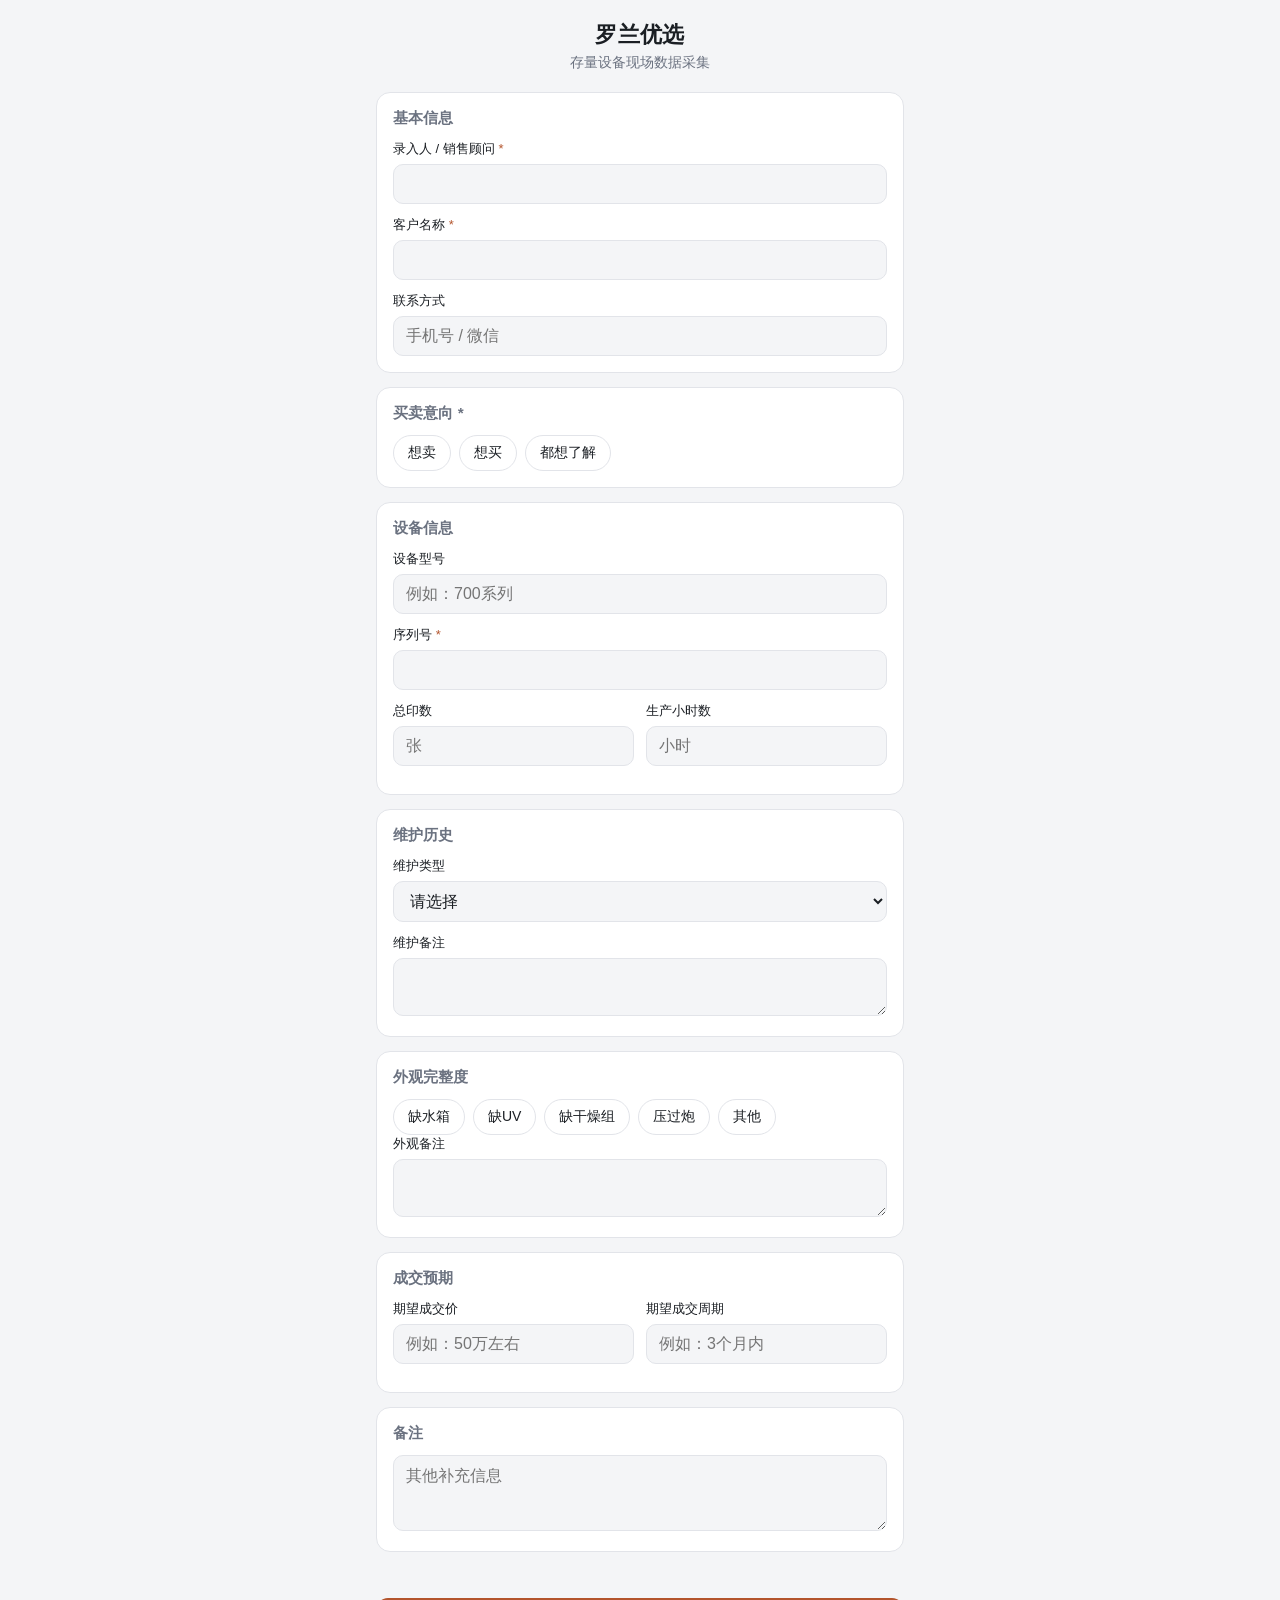
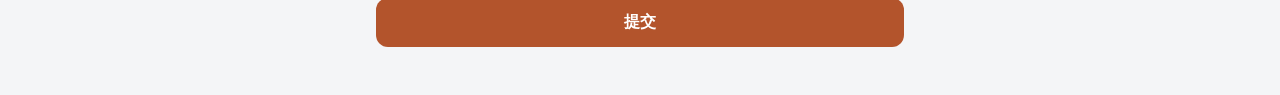
<file: index.html>
<!DOCTYPE html>
<html lang="zh-CN">
<head>
<meta charset="UTF-8">
<meta name="viewport" content="width=device-width, initial-scale=1.0">
<title>罗兰优选 · 设备数据采集</title>
<link rel="stylesheet" href="style.css">
</head>
<body>
<div class="page">
  <header class="page-header">
    <h1>罗兰优选</h1>
    <p class="subtitle">存量设备现场数据采集</p>
  </header>

  <form id="intake-form" novalidate>
    <section class="card">
      <h2>基本信息</h2>
      <label class="field">
        <span>录入人 / 销售顾问 <em>*</em></span>
        <input type="text" name="salesRep" required maxlength="50" autocomplete="name">
      </label>
      <label class="field">
        <span>客户名称 <em>*</em></span>
        <input type="text" name="customerName" required maxlength="100">
      </label>
      <label class="field">
        <span>联系方式</span>
        <input type="text" name="contact" maxlength="100" placeholder="手机号 / 微信">
      </label>
    </section>

    <section class="card">
      <h2>买卖意向 <em>*</em></h2>
      <div class="radio-group" role="radiogroup" aria-label="买卖意向">
        <label class="radio-pill"><input type="radio" name="intent" value="sell" required><span>想卖</span></label>
        <label class="radio-pill"><input type="radio" name="intent" value="buy"><span>想买</span></label>
        <label class="radio-pill"><input type="radio" name="intent" value="both"><span>都想了解</span></label>
      </div>
    </section>

    <section class="card">
      <h2>设备信息</h2>
      <label class="field">
        <span>设备型号</span>
        <input type="text" name="model" maxlength="100" placeholder="例如：700系列">
      </label>
      <label class="field">
        <span>序列号 <em>*</em></span>
        <input type="text" name="serialNumber" required maxlength="100">
      </label>
      <div class="field-row">
        <label class="field">
          <span>总印数</span>
          <input type="number" name="totalImpressions" min="0" inputmode="numeric" placeholder="张">
        </label>
        <label class="field">
          <span>生产小时数</span>
          <input type="number" name="productionHours" min="0" inputmode="numeric" placeholder="小时">
        </label>
      </div>
    </section>

    <section class="card">
      <h2>维护历史</h2>
      <label class="field">
        <span>维护类型</span>
        <select name="maintenanceHistory">
          <option value="">请选择</option>
          <option value="factory">原厂维护</option>
          <option value="informal">社会散修</option>
          <option value="mixed">混合</option>
          <option value="unknown">不详</option>
        </select>
      </label>
      <label class="field">
        <span>维护备注</span>
        <textarea name="maintenanceNotes" maxlength="500" rows="2"></textarea>
      </label>
    </section>

    <section class="card">
      <h2>外观完整度</h2>
      <div class="checkbox-group">
        <label class="checkbox-pill"><input type="checkbox" name="conditionIssues" value="missingWaterTank"><span>缺水箱</span></label>
        <label class="checkbox-pill"><input type="checkbox" name="conditionIssues" value="missingUV"><span>缺UV</span></label>
        <label class="checkbox-pill"><input type="checkbox" name="conditionIssues" value="missingDryer"><span>缺干燥组</span></label>
        <label class="checkbox-pill"><input type="checkbox" name="conditionIssues" value="cylinderDamage"><span>压过炮</span></label>
        <label class="checkbox-pill"><input type="checkbox" name="conditionIssues" value="other"><span>其他</span></label>
      </div>
      <label class="field">
        <span>外观备注</span>
        <textarea name="conditionNotes" maxlength="500" rows="2"></textarea>
      </label>
    </section>

    <section class="card">
      <h2>成交预期</h2>
      <div class="field-row">
        <label class="field">
          <span>期望成交价</span>
          <input type="text" name="expectedPrice" maxlength="50" placeholder="例如：50万左右">
        </label>
        <label class="field">
          <span>期望成交周期</span>
          <input type="text" name="expectedTimeline" maxlength="50" placeholder="例如：3个月内">
        </label>
      </div>
    </section>

    <section class="card">
      <h2>备注</h2>
      <label class="field">
        <textarea name="notes" maxlength="1000" rows="3" placeholder="其他补充信息"></textarea>
      </label>
    </section>

    <div id="form-message" class="form-message" role="status" aria-live="polite"></div>

    <button type="submit" class="submit-button">提交</button>
  </form>
</div>
<script src="app.js"></script>
</body>
</html>
</file>
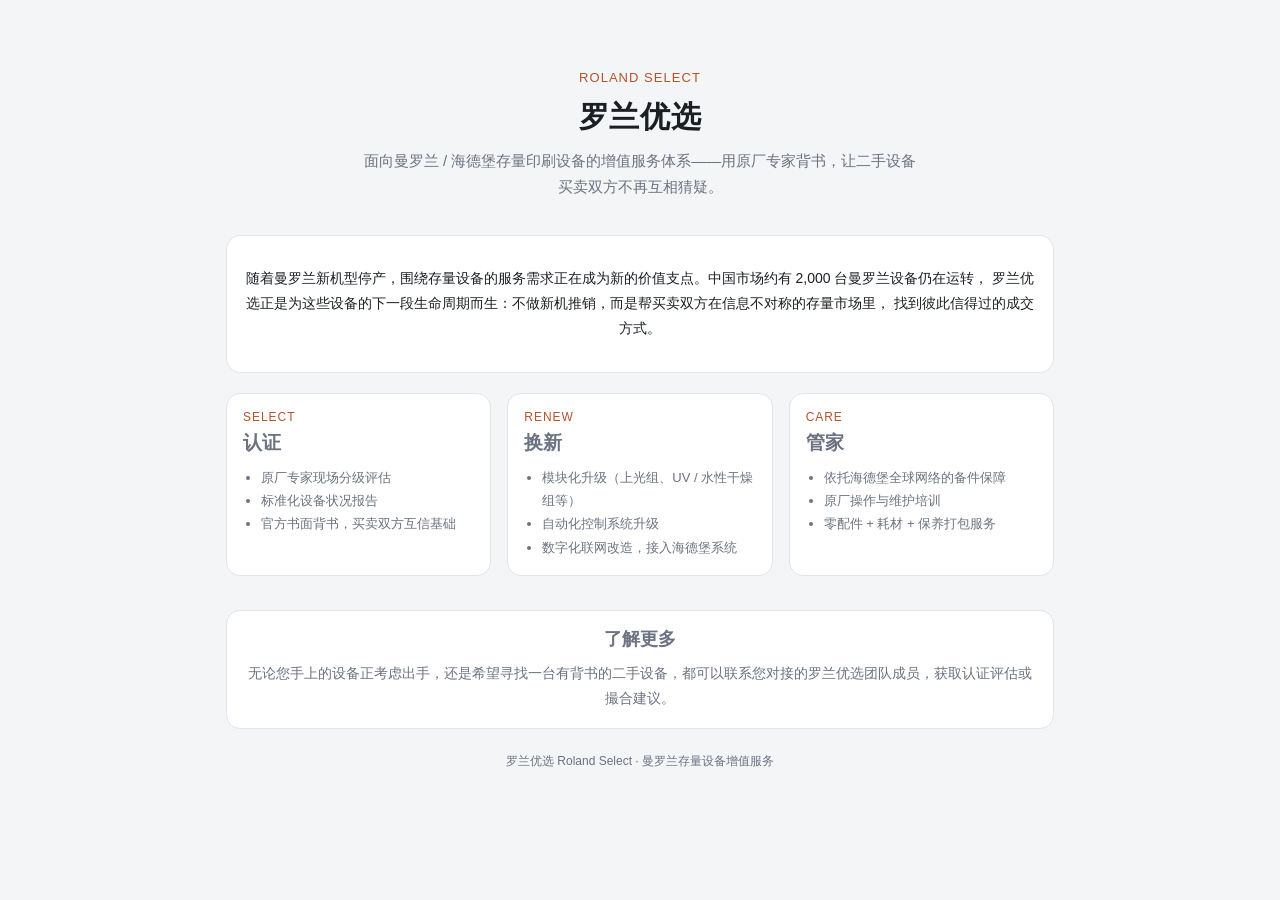
<file: about.html>
<!DOCTYPE html>
<html lang="zh-CN">
<head>
<meta charset="UTF-8">
<meta name="viewport" content="width=device-width, initial-scale=1.0">
<title>罗兰优选 · Roland Select</title>
<link rel="stylesheet" href="style.css">
<style>
  .page { max-width: 860px; }
  .hero { text-align: center; padding: 48px 16px 36px; }
  .hero h1 { margin: 0 0 10px; font-size: 30px; letter-spacing: 0.02em; }
  .hero p { margin: 0 auto; max-width: 560px; color: var(--text-muted); font-size: 15px; line-height: 1.7; }
  .hero .eyebrow { display: inline-block; margin-bottom: 12px; font-size: 13px; letter-spacing: 0.08em; color: var(--accent); text-transform: uppercase; }

  .context-card { text-align: center; }
  .context-card p { line-height: 1.8; font-size: 14px; color: var(--text); }

  .pillars { display: grid; grid-template-columns: repeat(3, 1fr); gap: 16px; margin: 20px 0; }
  @media (max-width: 720px) {
    .pillars { grid-template-columns: 1fr; }
  }
  .pillar-card { text-align: left; }
  .pillar-card .pillar-name { font-size: 12px; letter-spacing: 0.08em; color: var(--accent); text-transform: uppercase; margin-bottom: 6px; }
  .pillar-card h2 { margin: 0 0 10px; font-size: 19px; }
  .pillar-card ul { margin: 0; padding-left: 18px; font-size: 13px; color: var(--text-muted); line-height: 1.8; }

  .cta-card { text-align: center; }
  .cta-card h2 { margin: 0 0 10px; font-size: 18px; }
  .cta-card p { color: var(--text-muted); font-size: 14px; line-height: 1.8; margin: 0; }

  .footer-note { text-align: center; color: var(--text-muted); font-size: 12px; margin-top: 24px; }
</style>
</head>
<body>
<div class="page">
  <div class="hero">
    <span class="eyebrow">Roland Select</span>
    <h1>罗兰优选</h1>
    <p>面向曼罗兰 / 海德堡存量印刷设备的增值服务体系——用原厂专家背书，让二手设备买卖双方不再互相猜疑。</p>
  </div>

  <section class="card context-card">
    <p>
      随着曼罗兰新机型停产，围绕存量设备的服务需求正在成为新的价值支点。中国市场约有 2,000 台曼罗兰设备仍在运转，
      罗兰优选正是为这些设备的下一段生命周期而生：不做新机推销，而是帮买卖双方在信息不对称的存量市场里，
      找到彼此信得过的成交方式。
    </p>
  </section>

  <div class="pillars">
    <section class="card pillar-card">
      <div class="pillar-name">Select</div>
      <h2>认证</h2>
      <ul>
        <li>原厂专家现场分级评估</li>
        <li>标准化设备状况报告</li>
        <li>官方书面背书，买卖双方互信基础</li>
      </ul>
    </section>
    <section class="card pillar-card">
      <div class="pillar-name">Renew</div>
      <h2>换新</h2>
      <ul>
        <li>模块化升级（上光组、UV / 水性干燥组等）</li>
        <li>自动化控制系统升级</li>
        <li>数字化联网改造，接入海德堡系统</li>
      </ul>
    </section>
    <section class="card pillar-card">
      <div class="pillar-name">Care</div>
      <h2>管家</h2>
      <ul>
        <li>依托海德堡全球网络的备件保障</li>
        <li>原厂操作与维护培训</li>
        <li>零配件 + 耗材 + 保养打包服务</li>
      </ul>
    </section>
  </div>

  <section class="card cta-card">
    <h2>了解更多</h2>
    <p>无论您手上的设备正考虑出手，还是希望寻找一台有背书的二手设备，都可以联系您对接的罗兰优选团队成员，获取认证评估或撮合建议。</p>
  </section>

  <p class="footer-note">罗兰优选 Roland Select · 曼罗兰存量设备增值服务</p>
</div>
</body>
</html>
</file>
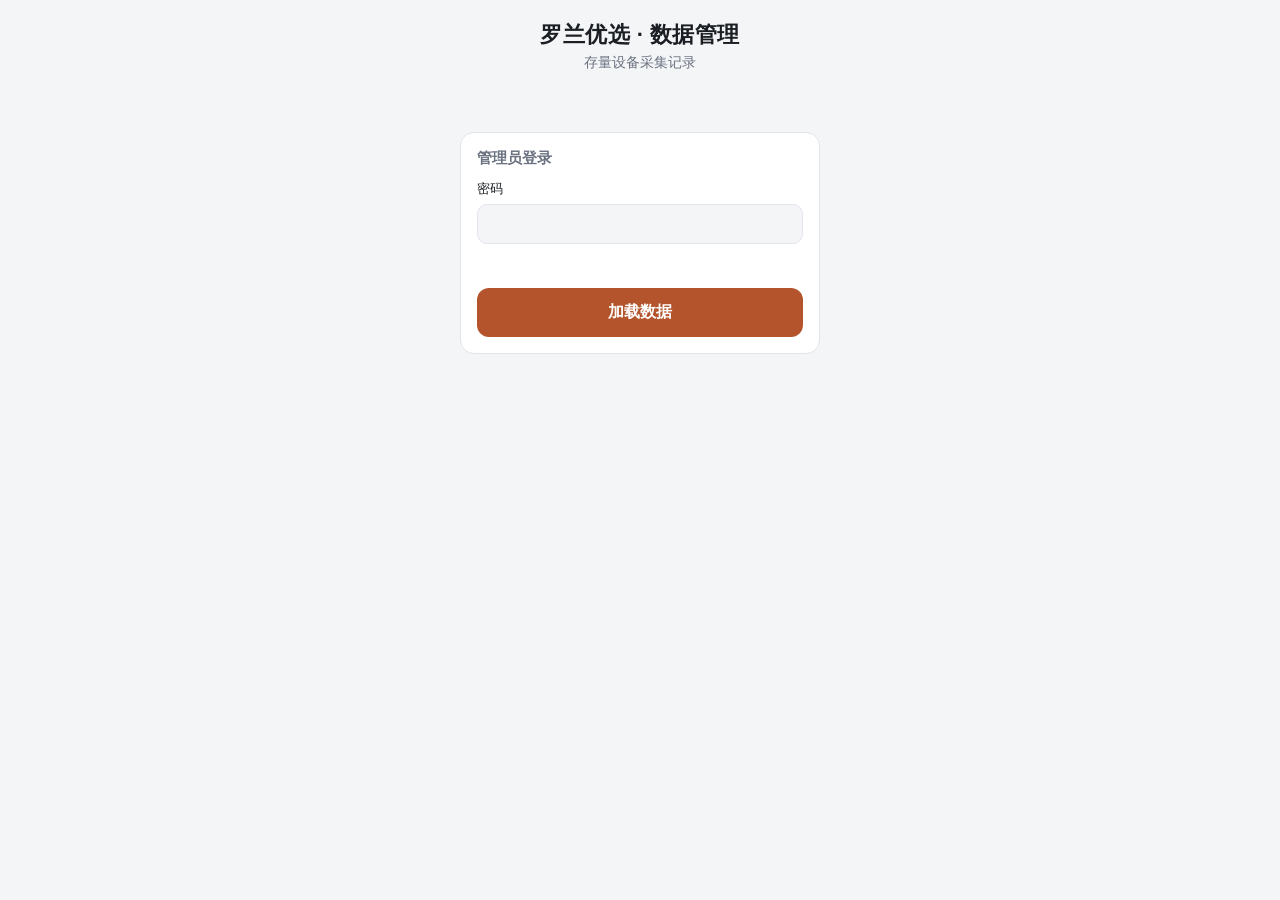
<file: admin.html>
<!DOCTYPE html>
<html lang="zh-CN">
<head>
<meta charset="UTF-8">
<meta name="viewport" content="width=device-width, initial-scale=1.0">
<title>罗兰优选 · 数据管理</title>
<link rel="stylesheet" href="style.css">
<style>
  .page { max-width: 1100px; }
  table { width: 100%; border-collapse: collapse; font-size: 13px; }
  th, td { border: 1px solid var(--border); padding: 6px 8px; text-align: left; white-space: nowrap; }
  th { background: var(--card-bg); position: sticky; top: 0; }
  .table-wrap { overflow-x: auto; border: 1px solid var(--border); border-radius: 10px; }
  .toolbar { display: flex; justify-content: space-between; align-items: center; margin-bottom: 14px; gap: 12px; flex-wrap: wrap; }
  .count { color: var(--text-muted); font-size: 14px; }
  .export-button { width: auto; padding: 10px 18px; }
  .auth-card { max-width: 360px; margin: 60px auto 0; }
</style>
</head>
<body>
<div class="page">
  <header class="page-header">
    <h1>罗兰优选 · 数据管理</h1>
    <p class="subtitle">存量设备采集记录</p>
  </header>

  <section class="card auth-card" id="auth-gate">
    <h2>管理员登录</h2>
    <label class="field">
      <span>密码</span>
      <input type="password" id="admin-password" autocomplete="current-password">
    </label>
    <div id="auth-message" class="form-message"></div>
    <button type="button" class="submit-button" id="auth-submit">加载数据</button>
  </section>

  <div id="main-view" style="display:none;">
    <div class="toolbar">
      <span class="count" id="record-count">加载中...</span>
      <div style="display:flex; gap:12px; align-items:center;">
        <a href="match.html" style="font-size:14px; color:var(--accent); text-decoration:none;">撮合看板</a>
        <button type="button" class="submit-button export-button" id="export-button">导出 CSV</button>
      </div>
    </div>

    <div class="table-wrap">
      <table id="records-table">
        <thead>
          <tr>
            <th>提交时间</th>
            <th>录入人</th>
            <th>意向</th>
            <th>客户名称</th>
            <th>联系方式</th>
            <th>设备型号</th>
            <th>序列号</th>
            <th>总印数</th>
            <th>生产小时数</th>
            <th>维护历史</th>
            <th>外观问题</th>
            <th>期望成交价</th>
            <th>期望周期</th>
            <th>备注</th>
            <th>认证</th>
          </tr>
        </thead>
        <tbody id="records-body"></tbody>
      </table>
    </div>
  </div>
</div>
<script>
(function () {
  var API_BASE = 'https://rlpxjrqhdniyavixvgyz.supabase.co/functions/v1/roland-select';
  var INTENT_LABELS = { buy: '想买', sell: '想卖', both: '想买/想卖' };
  var MAINTENANCE_LABELS = { factory: '原厂维护', informal: '社会散修', mixed: '混合', unknown: '不详' };
  var CONDITION_LABELS = { missingWaterTank: '缺水箱', missingUV: '缺UV', missingDryer: '缺干燥组', cylinderDamage: '压过炮', other: '其他' };

  var authGate = document.getElementById('auth-gate');
  var authMessage = document.getElementById('auth-message');
  var passwordInput = document.getElementById('admin-password');
  var authSubmit = document.getElementById('auth-submit');
  var mainView = document.getElementById('main-view');
  var authHeader = '';

  function cell(text) {
    var td = document.createElement('td');
    td.textContent = text === undefined || text === null || text === '' ? '—' : text;
    return td;
  }

  function renderRow(record) {
    var tr = document.createElement('tr');
    var conditionText = Array.isArray(record.condition_issues)
      ? record.condition_issues.map(function (issue) { return CONDITION_LABELS[issue] || issue; }).join('、')
      : '';

    tr.appendChild(cell(record.submitted_at ? new Date(record.submitted_at).toLocaleString('zh-CN') : ''));
    tr.appendChild(cell(record.sales_rep));
    tr.appendChild(cell(INTENT_LABELS[record.intent] || record.intent));
    tr.appendChild(cell(record.customer_name));
    tr.appendChild(cell(record.contact));
    tr.appendChild(cell(record.model));
    tr.appendChild(cell(record.serial_number));
    tr.appendChild(cell(record.total_impressions));
    tr.appendChild(cell(record.production_hours));
    tr.appendChild(cell(MAINTENANCE_LABELS[record.maintenance_history] || record.maintenance_history));
    tr.appendChild(cell(conditionText));
    tr.appendChild(cell(record.expected_price));
    tr.appendChild(cell(record.expected_timeline));
    tr.appendChild(cell(record.notes));

    var actionTd = document.createElement('td');
    var certifyLink = document.createElement('a');
    certifyLink.href = 'certify.html?submission=' + encodeURIComponent(record.id);
    certifyLink.textContent = '认证报告';
    actionTd.appendChild(certifyLink);
    tr.appendChild(actionTd);

    return tr;
  }

  async function loadRecords() {
    var countLabel = document.getElementById('record-count');
    var tbody = document.getElementById('records-body');
    tbody.innerHTML = '';

    var response = await fetch(API_BASE + '/api/submissions', {
      headers: authHeader ? { Authorization: authHeader } : {},
    });

    if (response.status === 401) {
      authMessage.textContent = '密码错误';
      authMessage.className = 'form-message error';
      return false;
    }
    if (!response.ok) {
      authMessage.textContent = '加载失败（' + response.status + '）';
      authMessage.className = 'form-message error';
      return false;
    }

    var data = await response.json();
    var submissions = data.submissions || [];
    submissions.forEach(function (record) { tbody.appendChild(renderRow(record)); });
    countLabel.textContent = '共 ' + submissions.length + ' 条记录';
    return true;
  }

  authSubmit.addEventListener('click', async function () {
    authHeader = 'Basic ' + btoa('admin:' + passwordInput.value);
    authMessage.textContent = '加载中...';
    authMessage.className = 'form-message';
    authSubmit.disabled = true;

    try {
      var ok = await loadRecords();
      if (ok) {
        authGate.style.display = 'none';
        mainView.style.display = 'block';
      }
    } catch (error) {
      authMessage.textContent = '网络异常，请重试';
      authMessage.className = 'form-message error';
    } finally {
      authSubmit.disabled = false;
    }
  });

  passwordInput.addEventListener('keydown', function (event) {
    if (event.key === 'Enter') authSubmit.click();
  });

  document.getElementById('export-button').addEventListener('click', async function () {
    try {
      var response = await fetch(API_BASE + '/api/export', {
        headers: authHeader ? { Authorization: authHeader } : {},
      });
      if (!response.ok) {
        alert('导出失败（' + response.status + '）');
        return;
      }
      var blob = await response.blob();
      var url = URL.createObjectURL(blob);
      var a = document.createElement('a');
      a.href = url;
      a.download = 'roland-select-' + Date.now() + '.csv';
      document.body.appendChild(a);
      a.click();
      a.remove();
      URL.revokeObjectURL(url);
    } catch (error) {
      alert('导出失败，请检查网络');
    }
  });
})();
</script>
</body>
</html>
</file>
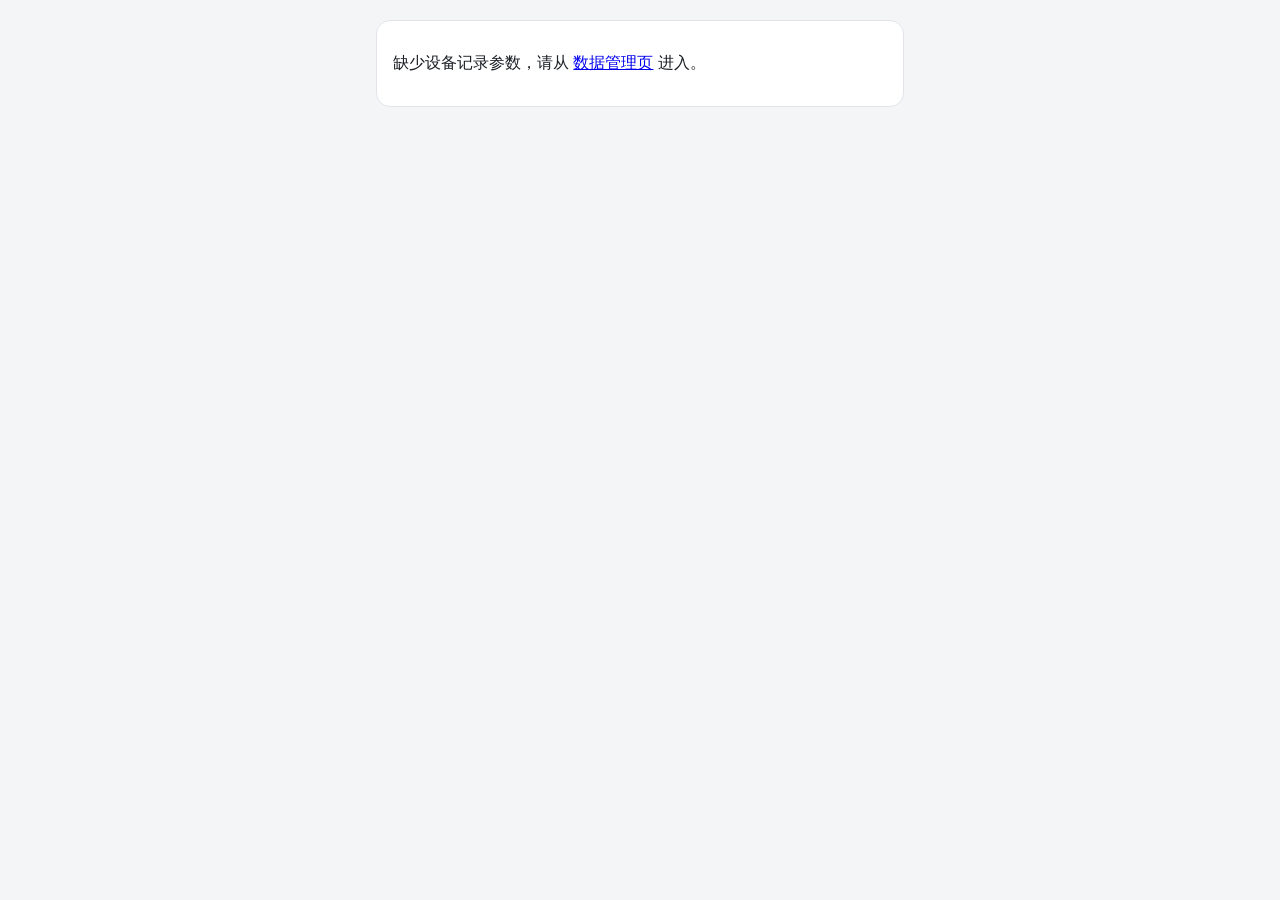
<file: certify.html>
<!DOCTYPE html>
<html lang="zh-CN">
<head>
<meta charset="UTF-8">
<meta name="viewport" content="width=device-width, initial-scale=1.0">
<title>罗兰优选 · 认证评级</title>
<link rel="stylesheet" href="style.css">
<style>
  .auth-card { max-width: 360px; margin: 60px auto 0; }
  .summary-list { margin: 0; display: grid; grid-template-columns: auto 1fr; gap: 6px 16px; font-size: 14px; }
  .summary-list dt { color: var(--text-muted); }
  .summary-list dd { margin: 0; }
  .grade-group .radio-pill span { display: block; text-align: center; min-width: 84px; }
  .grade-hint { font-size: 12px; color: var(--text-muted); margin-top: 6px; }
  .back-link { display: inline-block; margin-bottom: 14px; font-size: 14px; color: var(--accent); text-decoration: none; }
</style>
</head>
<body>
<div class="page">
  <header class="page-header">
    <h1>罗兰优选 · 认证评级</h1>
    <p class="subtitle">Select 支柱：原厂专家分级</p>
  </header>

  <section class="card auth-card" id="auth-gate">
    <h2>管理员登录</h2>
    <label class="field">
      <span>密码</span>
      <input type="password" id="admin-password" autocomplete="current-password">
    </label>
    <div id="auth-message" class="form-message"></div>
    <button type="button" class="submit-button" id="auth-submit">进入</button>
  </section>

  <div id="main-view" style="display:none;">
    <a class="back-link" href="admin.html">&larr; 返回数据管理</a>

    <section class="card" id="not-found-card" style="display:none;">
      <p>未找到对应的设备记录，请从<a href="admin.html">数据管理页</a>进入。</p>
    </section>

    <div id="content" style="display:none;">
      <section class="card">
        <h2>设备信息</h2>
        <dl class="summary-list" id="submission-summary"></dl>
      </section>

      <section class="card" id="existing-cert-card" style="display:none;">
        <h2>历史认证</h2>
        <dl class="summary-list" id="existing-cert-summary"></dl>
        <p class="grade-hint">再次提交会生成一条新的认证记录，报告页始终展示最新一次认证结果。</p>
      </section>

      <form id="certify-form" novalidate>
        <section class="card">
          <h2>认证等级 <em>*</em></h2>
          <div class="radio-group grade-group" role="radiogroup" aria-label="认证等级">
            <label class="radio-pill"><input type="radio" name="grade" value="A" required><span>A · 优秀</span></label>
            <label class="radio-pill"><input type="radio" name="grade" value="B"><span>B · 良好</span></label>
            <label class="radio-pill"><input type="radio" name="grade" value="C"><span>C · 合格</span></label>
            <label class="radio-pill"><input type="radio" name="grade" value="D"><span>D · 待整备</span></label>
          </div>
        </section>

        <section class="card">
          <h2>认证信息</h2>
          <label class="field">
            <span>认证人 <em>*</em></span>
            <input type="text" name="certifierName" required maxlength="50" placeholder="原厂认证专家姓名">
          </label>
          <div class="field-row">
            <label class="field">
              <span>质保月数</span>
              <input type="number" name="warrantyMonths" min="0" inputmode="numeric" placeholder="例如：6">
            </label>
          </div>
          <label class="field">
            <span>质保条款说明</span>
            <textarea name="warrantyNotes" maxlength="500" rows="2" placeholder="例如：核心部件保修，人为损坏不在保修范围"></textarea>
          </label>
          <label class="field">
            <span>认证备注</span>
            <textarea name="summaryNotes" maxlength="1000" rows="3" placeholder="专家评估意见，供报告展示"></textarea>
          </label>
        </section>

        <div id="form-message" class="form-message" role="status" aria-live="polite"></div>

        <button type="submit" class="submit-button">生成认证报告</button>
      </form>

      <div id="success-panel" class="card" style="display:none;">
        <p>认证已提交。</p>
        <a class="submit-button" id="view-report-link" style="display:block; text-align:center; text-decoration:none;">查看认证报告</a>
      </div>
    </div>
  </div>
</div>
<script>
(function () {
  var API_BASE = 'https://rlpxjrqhdniyavixvgyz.supabase.co/functions/v1/roland-select';
  var INTENT_LABELS = { buy: '想买', sell: '想卖', both: '想买/想卖' };
  var MAINTENANCE_LABELS = { factory: '原厂维护', informal: '社会散修', mixed: '混合', unknown: '不详' };
  var CONDITION_LABELS = { missingWaterTank: '缺水箱', missingUV: '缺UV', missingDryer: '缺干燥组', cylinderDamage: '压过炮', other: '其他' };
  var GRADE_LABELS = { A: 'A · 优秀', B: 'B · 良好', C: 'C · 合格', D: 'D · 待整备' };

  var submissionId = new URLSearchParams(location.search).get('submission');

  var authGate = document.getElementById('auth-gate');
  var authMessage = document.getElementById('auth-message');
  var passwordInput = document.getElementById('admin-password');
  var authSubmit = document.getElementById('auth-submit');
  var mainView = document.getElementById('main-view');
  var authHeader = '';
  var submission = null;

  function dt(dl, label, value) {
    var dtEl = document.createElement('dt');
    dtEl.textContent = label;
    var ddEl = document.createElement('dd');
    ddEl.textContent = value === undefined || value === null || value === '' ? '—' : value;
    dl.appendChild(dtEl);
    dl.appendChild(ddEl);
  }

  function renderSubmissionSummary(record) {
    var dl = document.getElementById('submission-summary');
    dl.innerHTML = '';
    dt(dl, '客户名称', record.customer_name);
    dt(dl, '买卖意向', INTENT_LABELS[record.intent] || record.intent);
    dt(dl, '设备型号', record.model);
    dt(dl, '序列号', record.serial_number);
    dt(dl, '总印数', record.total_impressions);
    dt(dl, '生产小时数', record.production_hours);
    dt(dl, '维护历史', MAINTENANCE_LABELS[record.maintenance_history] || record.maintenance_history);
    var conditionText = Array.isArray(record.condition_issues)
      ? record.condition_issues.map(function (issue) { return CONDITION_LABELS[issue] || issue; }).join('、')
      : '';
    dt(dl, '外观问题', conditionText);
    dt(dl, '录入人', record.sales_rep);
  }

  function renderExistingCert(cert) {
    if (!cert) return;
    document.getElementById('existing-cert-card').style.display = 'block';
    var dl = document.getElementById('existing-cert-summary');
    dl.innerHTML = '';
    dt(dl, '当前等级', GRADE_LABELS[cert.grade] || cert.grade);
    dt(dl, '认证人', cert.certifier_name);
    dt(dl, '认证时间', cert.certified_at ? new Date(cert.certified_at).toLocaleString('zh-CN') : '');
  }

  async function loadData() {
    var headers = authHeader ? { Authorization: authHeader } : {};
    var [submissionsRes, certificationsRes] = await Promise.all([
      fetch(API_BASE + '/api/submissions', { headers: headers }),
      fetch(API_BASE + '/api/certifications', { headers: headers }),
    ]);

    if (submissionsRes.status === 401 || certificationsRes.status === 401) {
      authMessage.textContent = '密码错误';
      authMessage.className = 'form-message error';
      return false;
    }
    if (!submissionsRes.ok || !certificationsRes.ok) {
      authMessage.textContent = '加载失败';
      authMessage.className = 'form-message error';
      return false;
    }

    var submissionsData = await submissionsRes.json();
    var certificationsData = await certificationsRes.json();
    var submissions = submissionsData.submissions || [];
    var certifications = certificationsData.certifications || [];

    submission = submissions.filter(function (s) { return s.id === submissionId; })[0] || null;

    if (!submission) {
      document.getElementById('not-found-card').style.display = 'block';
      document.getElementById('content').style.display = 'none';
      return true;
    }

    document.getElementById('not-found-card').style.display = 'none';
    document.getElementById('content').style.display = 'block';
    renderSubmissionSummary(submission);

    var existingCerts = certifications.filter(function (c) { return c.submission_id === submissionId; });
    if (existingCerts.length > 0) {
      renderExistingCert(existingCerts[0]);
    }

    return true;
  }

  authSubmit.addEventListener('click', async function () {
    authHeader = 'Basic ' + btoa('admin:' + passwordInput.value);
    authMessage.textContent = '加载中...';
    authMessage.className = 'form-message';
    authSubmit.disabled = true;

    try {
      var ok = await loadData();
      if (ok) {
        authGate.style.display = 'none';
        mainView.style.display = 'block';
      }
    } catch (error) {
      authMessage.textContent = '网络异常，请重试';
      authMessage.className = 'form-message error';
    } finally {
      authSubmit.disabled = false;
    }
  });

  passwordInput.addEventListener('keydown', function (event) {
    if (event.key === 'Enter') authSubmit.click();
  });

  var form = document.getElementById('certify-form');
  var formMessage = document.getElementById('form-message');

  form.addEventListener('submit', async function (event) {
    event.preventDefault();
    if (!form.reportValidity()) return;

    var formData = new FormData(form);
    var payload = {
      submissionId: submissionId,
      grade: formData.get('grade') || '',
      certifierName: formData.get('certifierName') || '',
      warrantyMonths: formData.get('warrantyMonths') || '',
      warrantyNotes: formData.get('warrantyNotes') || '',
      summaryNotes: formData.get('summaryNotes') || '',
    };

    var submitButton = form.querySelector('.submit-button');
    submitButton.disabled = true;
    formMessage.textContent = '提交中...';
    formMessage.className = 'form-message';

    try {
      var response = await fetch(API_BASE + '/api/certifications', {
        method: 'POST',
        headers: { 'Content-Type': 'application/json', Authorization: authHeader },
        body: JSON.stringify(payload),
      });
      var result = await response.json();

      if (!response.ok) {
        var firstError = result.errors && result.errors[0];
        formMessage.textContent = firstError ? firstError.message : '提交失败，请检查表单';
        formMessage.className = 'form-message error';
        return;
      }

      form.style.display = 'none';
      formMessage.textContent = '';
      var successPanel = document.getElementById('success-panel');
      successPanel.style.display = 'block';
      document.getElementById('view-report-link').href = 'report.html?id=' + encodeURIComponent(submissionId);
    } catch (error) {
      formMessage.textContent = '网络异常，请检查后重试';
      formMessage.className = 'form-message error';
    } finally {
      submitButton.disabled = false;
    }
  });

  if (!submissionId) {
    document.body.innerHTML = '<div class="page"><section class="card"><p>缺少设备记录参数，请从 <a href="admin.html">数据管理页</a> 进入。</p></section></div>';
  }
})();
</script>
</body>
</html>
</file>
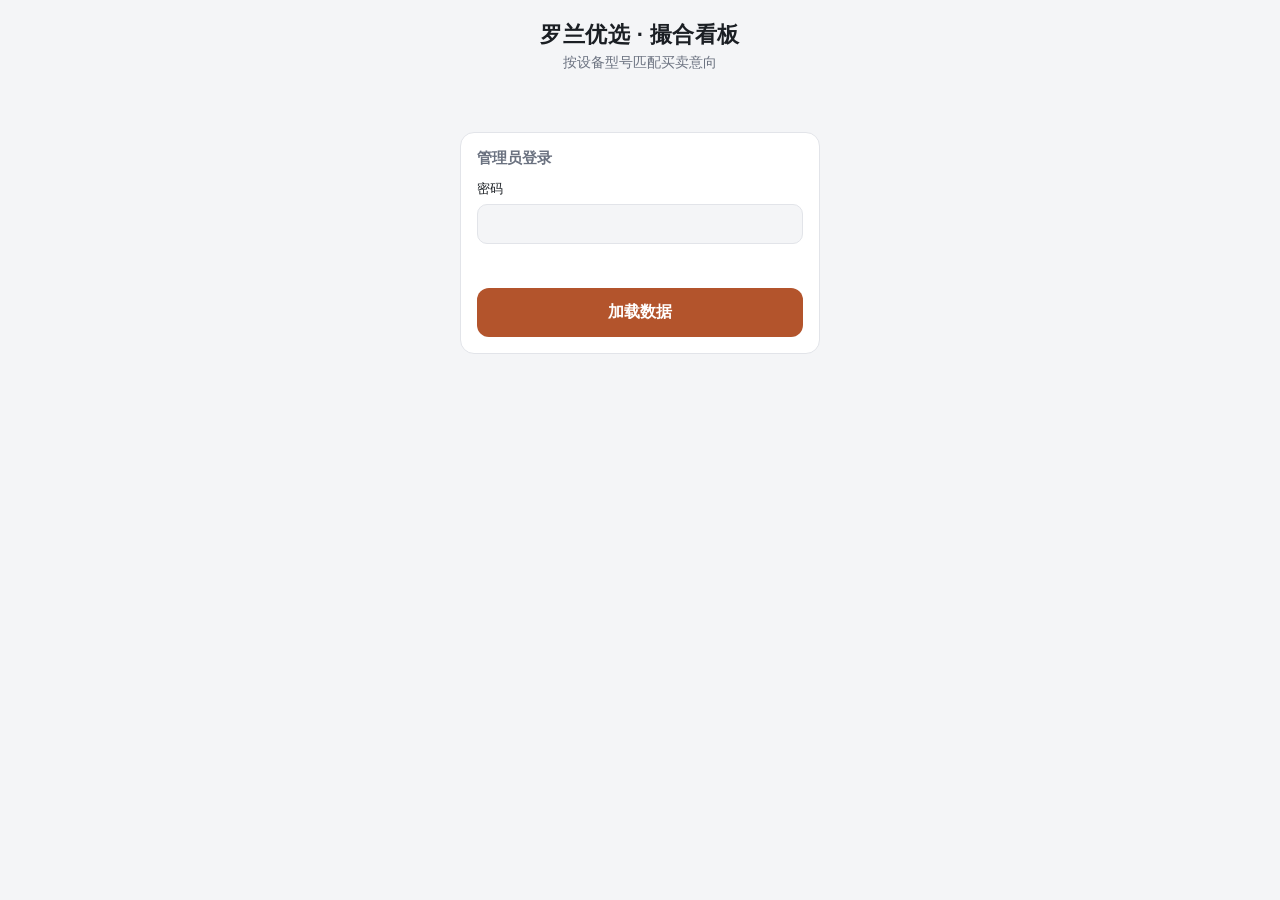
<file: match.html>
<!DOCTYPE html>
<html lang="zh-CN">
<head>
<meta charset="UTF-8">
<meta name="viewport" content="width=device-width, initial-scale=1.0">
<title>罗兰优选 · 撮合看板</title>
<link rel="stylesheet" href="style.css">
<style>
  .page { max-width: 960px; }
  .auth-card { max-width: 360px; margin: 60px auto 0; }
  .toolbar { display: flex; justify-content: space-between; align-items: center; margin-bottom: 14px; gap: 12px; flex-wrap: wrap; }
  .count { color: var(--text-muted); font-size: 14px; }
  .back-link { font-size: 14px; color: var(--accent); text-decoration: none; }
  .match-group-head { display: flex; align-items: center; gap: 10px; margin-bottom: 12px; }
  .match-group-head h2 { margin: 0; font-size: 16px; }
  .match-badge { font-size: 12px; padding: 3px 10px; border-radius: 999px; background: var(--accent); color: var(--accent-contrast); }
  .match-columns { display: grid; grid-template-columns: 1fr 1fr; gap: 16px; }
  @media (max-width: 640px) {
    .match-columns { grid-template-columns: 1fr; }
  }
  .match-column h3 { font-size: 13px; color: var(--text-muted); margin: 0 0 8px; }
  .match-item { border: 1px solid var(--border); border-radius: 10px; padding: 10px 12px; margin-bottom: 8px; font-size: 13px; }
  .match-item .name { font-weight: 600; }
  .match-item .meta { color: var(--text-muted); margin-top: 4px; }
  .match-empty { color: var(--text-muted); font-size: 13px; }
</style>
</head>
<body>
<div class="page">
  <header class="page-header">
    <h1>罗兰优选 · 撮合看板</h1>
    <p class="subtitle">按设备型号匹配买卖意向</p>
  </header>

  <section class="card auth-card" id="auth-gate">
    <h2>管理员登录</h2>
    <label class="field">
      <span>密码</span>
      <input type="password" id="admin-password" autocomplete="current-password">
    </label>
    <div id="auth-message" class="form-message"></div>
    <button type="button" class="submit-button" id="auth-submit">加载数据</button>
  </section>

  <div id="main-view" style="display:none;">
    <div class="toolbar">
      <a class="back-link" href="admin.html">&larr; 返回数据管理</a>
      <span class="count" id="group-count"></span>
    </div>
    <div id="groups"></div>
  </div>
</div>
<script>
(function () {
  var API_BASE = 'https://rlpxjrqhdniyavixvgyz.supabase.co/functions/v1/roland-select';
  var UNSPECIFIED_KEY = '__unspecified__';

  var authGate = document.getElementById('auth-gate');
  var authMessage = document.getElementById('auth-message');
  var passwordInput = document.getElementById('admin-password');
  var authSubmit = document.getElementById('auth-submit');
  var mainView = document.getElementById('main-view');
  var authHeader = '';

  function itemLabel(record) {
    return record.intent === 'both' ? '（买卖皆可）' : '';
  }

  function renderItem(record, side) {
    var div = document.createElement('div');
    div.className = 'match-item';

    var name = document.createElement('div');
    name.className = 'name';
    name.textContent = (record.customer_name || '未填写客户名') + itemLabel(record);
    div.appendChild(name);

    var metaLine1 = document.createElement('div');
    metaLine1.className = 'meta';
    metaLine1.textContent = [record.contact, '录入人：' + (record.sales_rep || '—')].filter(Boolean).join(' · ');
    div.appendChild(metaLine1);

    if (side === 'sell') {
      var metaLine2 = document.createElement('div');
      metaLine2.className = 'meta';
      var parts = [];
      if (record.serial_number) parts.push('序列号：' + record.serial_number);
      if (record.expected_price) parts.push('期望价：' + record.expected_price);
      if (record.expected_timeline) parts.push('周期：' + record.expected_timeline);
      metaLine2.textContent = parts.join(' · ');
      if (parts.length > 0) div.appendChild(metaLine2);
    }

    var metaLine3 = document.createElement('div');
    metaLine3.className = 'meta';
    metaLine3.textContent = record.submitted_at ? new Date(record.submitted_at).toLocaleString('zh-CN') : '';
    div.appendChild(metaLine3);

    return div;
  }

  function renderColumn(title, items, side) {
    var col = document.createElement('div');
    col.className = 'match-column';
    var heading = document.createElement('h3');
    heading.textContent = title + '（' + items.length + '）';
    col.appendChild(heading);

    if (items.length === 0) {
      var empty = document.createElement('p');
      empty.className = 'match-empty';
      empty.textContent = '暂无';
      col.appendChild(empty);
    } else {
      items.forEach(function (record) { col.appendChild(renderItem(record, side)); });
    }
    return col;
  }

  function renderGroup(group) {
    var section = document.createElement('section');
    section.className = 'card';

    var head = document.createElement('div');
    head.className = 'match-group-head';
    var h2 = document.createElement('h2');
    h2.textContent = '型号：' + group.displayModel;
    head.appendChild(h2);
    if (group.sellItems.length > 0 && group.buyItems.length > 0) {
      var badge = document.createElement('span');
      badge.className = 'match-badge';
      badge.textContent = '可撮合';
      head.appendChild(badge);
    }
    section.appendChild(head);

    var columns = document.createElement('div');
    columns.className = 'match-columns';
    columns.appendChild(renderColumn('想卖', group.sellItems, 'sell'));
    columns.appendChild(renderColumn('想买', group.buyItems, 'buy'));
    section.appendChild(columns);

    return section;
  }

  function buildGroups(submissions) {
    var groups = {};
    submissions.forEach(function (record) {
      var raw = (record.model || '').trim();
      var key = raw ? raw.toLowerCase() : UNSPECIFIED_KEY;
      if (!groups[key]) {
        groups[key] = { displayModel: raw || '未填写', sellItems: [], buyItems: [] };
      }
      var group = groups[key];
      if (record.intent === 'sell' || record.intent === 'both') group.sellItems.push(record);
      if (record.intent === 'buy' || record.intent === 'both') group.buyItems.push(record);
    });

    var groupList = Object.keys(groups)
      .filter(function (key) { return key !== UNSPECIFIED_KEY; })
      .map(function (key) { return groups[key]; });

    groupList.sort(function (a, b) {
      var aMatch = a.sellItems.length > 0 && a.buyItems.length > 0;
      var bMatch = b.sellItems.length > 0 && b.buyItems.length > 0;
      if (aMatch !== bMatch) return aMatch ? -1 : 1;
      return (b.sellItems.length + b.buyItems.length) - (a.sellItems.length + a.buyItems.length);
    });

    if (groups[UNSPECIFIED_KEY]) groupList.push(groups[UNSPECIFIED_KEY]);
    return groupList;
  }

  async function loadData() {
    var response = await fetch(API_BASE + '/api/submissions', {
      headers: authHeader ? { Authorization: authHeader } : {},
    });

    if (response.status === 401) {
      authMessage.textContent = '密码错误';
      authMessage.className = 'form-message error';
      return false;
    }
    if (!response.ok) {
      authMessage.textContent = '加载失败（' + response.status + '）';
      authMessage.className = 'form-message error';
      return false;
    }

    var data = await response.json();
    var submissions = data.submissions || [];
    var groupList = buildGroups(submissions);

    var groupsContainer = document.getElementById('groups');
    groupsContainer.innerHTML = '';
    groupList.forEach(function (group) { groupsContainer.appendChild(renderGroup(group)); });

    var matchedCount = groupList.filter(function (g) { return g.sellItems.length > 0 && g.buyItems.length > 0; }).length;
    document.getElementById('group-count').textContent =
      '共 ' + groupList.length + ' 个型号分组，其中 ' + matchedCount + ' 个可撮合';

    return true;
  }

  authSubmit.addEventListener('click', async function () {
    authHeader = 'Basic ' + btoa('admin:' + passwordInput.value);
    authMessage.textContent = '加载中...';
    authMessage.className = 'form-message';
    authSubmit.disabled = true;

    try {
      var ok = await loadData();
      if (ok) {
        authGate.style.display = 'none';
        mainView.style.display = 'block';
      }
    } catch (error) {
      authMessage.textContent = '网络异常，请重试';
      authMessage.className = 'form-message error';
    } finally {
      authSubmit.disabled = false;
    }
  });

  passwordInput.addEventListener('keydown', function (event) {
    if (event.key === 'Enter') authSubmit.click();
  });
})();
</script>
</body>
</html>
</file>
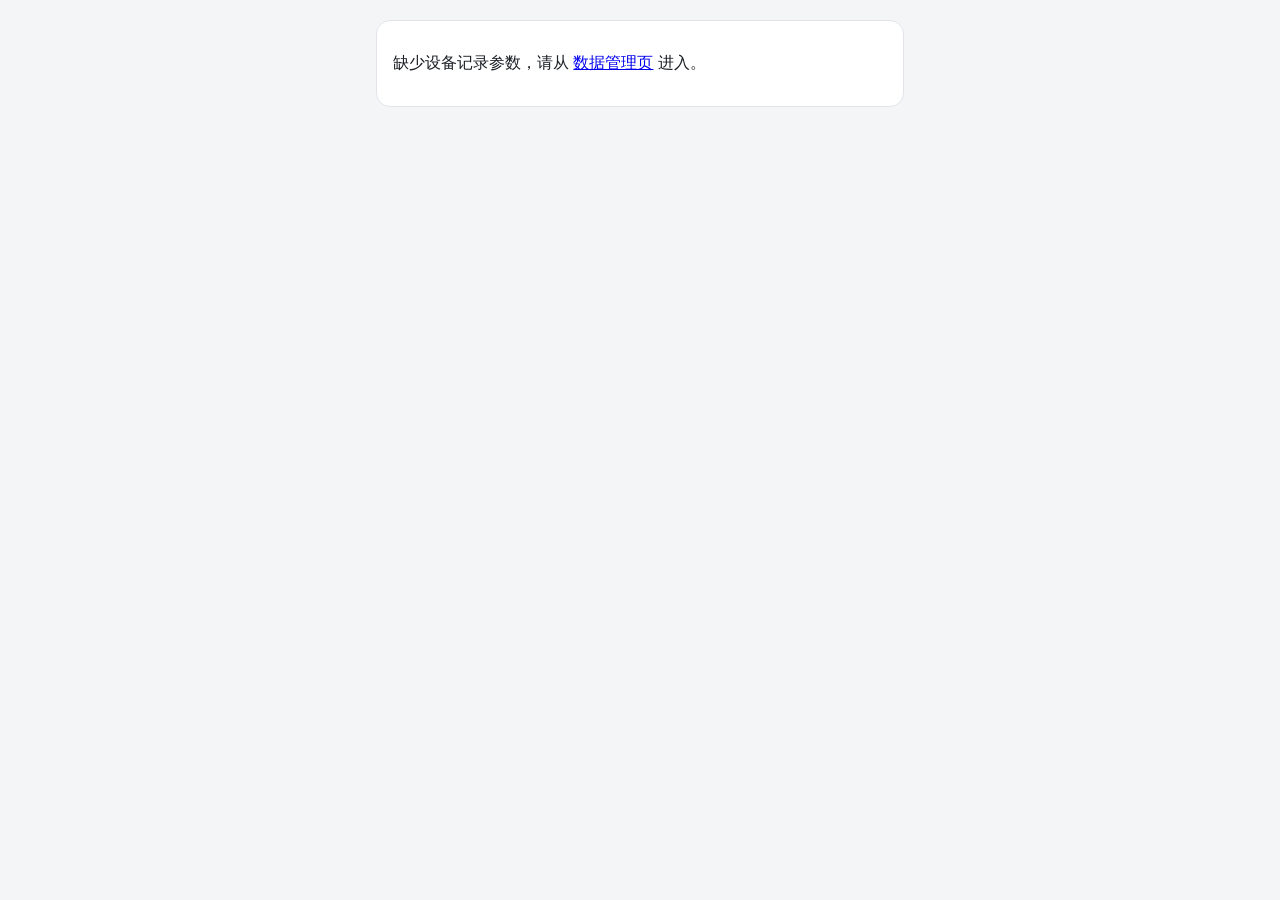
<file: report.html>
<!DOCTYPE html>
<html lang="zh-CN">
<head>
<meta charset="UTF-8">
<meta name="viewport" content="width=device-width, initial-scale=1.0">
<title>罗兰优选 · 认证报告</title>
<link rel="stylesheet" href="style.css">
<style>
  .auth-card { max-width: 360px; margin: 60px auto 0; }
  .report-page { max-width: 720px; }
  .report-toolbar { display: flex; justify-content: space-between; align-items: center; margin-bottom: 14px; }
  .back-link { font-size: 14px; color: var(--accent); text-decoration: none; }
  .print-button { width: auto; padding: 10px 18px; }
  .report-doc { background: var(--card-bg); border: 1px solid var(--border); border-radius: 14px; padding: 28px; }
  .report-head { text-align: center; border-bottom: 2px solid var(--accent); padding-bottom: 16px; margin-bottom: 20px; }
  .report-head h1 { margin: 0 0 4px; font-size: 20px; }
  .report-head p { margin: 0; color: var(--text-muted); font-size: 13px; }
  .report-section { margin-bottom: 20px; }
  .report-section h2 { font-size: 14px; color: var(--text-muted); margin: 0 0 10px; text-transform: uppercase; letter-spacing: 0.05em; }
  .report-grid { display: grid; grid-template-columns: 1fr 1fr; gap: 8px 20px; font-size: 14px; }
  .report-grid dt { color: var(--text-muted); display: inline; }
  .report-grid dd { margin: 0 0 0 6px; display: inline; }
  .report-grid > div { display: flex; }
  .grade-badge { display: inline-flex; align-items: center; justify-content: center; width: 56px; height: 56px; border-radius: 50%; font-size: 24px; font-weight: 700; color: #fff; }
  .grade-A { background: #1e7e34; }
  .grade-B { background: #1c6fb0; }
  .grade-C { background: #b3542c; }
  .grade-D { background: #c62828; }
  .grade-row { display: flex; align-items: center; gap: 16px; }
  .grade-meta { font-size: 13px; color: var(--text-muted); }
  .report-notes { font-size: 14px; white-space: pre-wrap; }
  .report-footer { border-top: 1px solid var(--border); padding-top: 14px; margin-top: 24px; font-size: 12px; color: var(--text-muted); }
  .not-certified { text-align: center; padding: 20px 0; }

  @media print {
    body { background: #fff; }
    .auth-card, .report-toolbar, .not-certified a { display: none !important; }
    .report-doc { border: none; padding: 0; }
    .page { max-width: none; padding: 0; }
  }
</style>
</head>
<body>
<div class="page report-page">
  <section class="card auth-card" id="auth-gate">
    <h2>管理员登录</h2>
    <label class="field">
      <span>密码</span>
      <input type="password" id="admin-password" autocomplete="current-password">
    </label>
    <div id="auth-message" class="form-message"></div>
    <button type="button" class="submit-button" id="auth-submit">进入</button>
  </section>

  <div id="main-view" style="display:none;">
    <div class="report-toolbar">
      <a class="back-link" href="admin.html">&larr; 返回数据管理</a>
      <button type="button" class="submit-button print-button" id="print-button">打印 / 导出 PDF</button>
    </div>

    <section class="card not-certified" id="not-certified-card" style="display:none;">
      <p id="not-certified-message"></p>
      <a class="submit-button" id="certify-link" style="display:inline-block; text-decoration:none; padding:10px 18px;">前往认证评级</a>
    </section>

    <div class="report-doc" id="report-doc" style="display:none;">
      <div class="report-head">
        <h1>罗兰优选 · 设备认证报告</h1>
        <p id="report-id"></p>
      </div>

      <div class="report-section grade-row">
        <div class="grade-badge" id="grade-badge">—</div>
        <div class="grade-meta">
          <div id="grade-label"></div>
          <div id="cert-meta"></div>
        </div>
      </div>

      <div class="report-section">
        <h2>设备信息</h2>
        <div class="report-grid" id="device-grid"></div>
      </div>

      <div class="report-section">
        <h2>质保条款</h2>
        <div class="report-grid" id="warranty-grid"></div>
        <p class="report-notes" id="warranty-notes"></p>
      </div>

      <div class="report-section" id="notes-section" style="display:none;">
        <h2>认证备注</h2>
        <p class="report-notes" id="summary-notes"></p>
      </div>

      <div class="report-footer">
        本报告由罗兰优选（Roland Select）依据现场数据与原厂专家评估生成，作为设备状况的参考背书，不构成法律意义上的质量担保。如对报告内容有疑问，请联系罗兰优选团队核实。
      </div>
    </div>
  </div>
</div>
<script>
(function () {
  var API_BASE = 'https://rlpxjrqhdniyavixvgyz.supabase.co/functions/v1/roland-select';
  var INTENT_LABELS = { buy: '想买', sell: '想卖', both: '想买/想卖' };
  var MAINTENANCE_LABELS = { factory: '原厂维护', informal: '社会散修', mixed: '混合', unknown: '不详' };
  var CONDITION_LABELS = { missingWaterTank: '缺水箱', missingUV: '缺UV', missingDryer: '缺干燥组', cylinderDamage: '压过炮', other: '其他' };
  var GRADE_LABELS = { A: 'A 级 · 优秀', B: 'B 级 · 良好', C: 'C 级 · 合格', D: 'D 级 · 待整备' };

  var submissionId = new URLSearchParams(location.search).get('id');

  var authGate = document.getElementById('auth-gate');
  var authMessage = document.getElementById('auth-message');
  var passwordInput = document.getElementById('admin-password');
  var authSubmit = document.getElementById('auth-submit');
  var mainView = document.getElementById('main-view');
  var authHeader = '';

  function field(container, label, value) {
    var div = document.createElement('div');
    var dt = document.createElement('dt');
    dt.textContent = label + '：';
    var dd = document.createElement('dd');
    dd.textContent = value === undefined || value === null || value === '' ? '—' : value;
    div.appendChild(dt);
    div.appendChild(dd);
    container.appendChild(div);
  }

  function renderDevice(record) {
    var grid = document.getElementById('device-grid');
    grid.innerHTML = '';
    field(grid, '客户名称', record.customer_name);
    field(grid, '买卖意向', INTENT_LABELS[record.intent] || record.intent);
    field(grid, '设备型号', record.model);
    field(grid, '序列号', record.serial_number);
    field(grid, '总印数', record.total_impressions);
    field(grid, '生产小时数', record.production_hours);
    field(grid, '维护历史', MAINTENANCE_LABELS[record.maintenance_history] || record.maintenance_history);
    var conditionText = Array.isArray(record.condition_issues) && record.condition_issues.length > 0
      ? record.condition_issues.map(function (issue) { return CONDITION_LABELS[issue] || issue; }).join('、')
      : '无明显问题';
    field(grid, '外观状况', conditionText);
  }

  function renderCertification(cert) {
    document.getElementById('report-id').textContent = '报告编号：' + cert.id.slice(0, 8).toUpperCase();

    var badge = document.getElementById('grade-badge');
    badge.textContent = cert.grade;
    badge.className = 'grade-badge grade-' + cert.grade;
    document.getElementById('grade-label').textContent = GRADE_LABELS[cert.grade] || cert.grade;
    document.getElementById('cert-meta').textContent =
      '认证人：' + cert.certifier_name + '　认证时间：' + (cert.certified_at ? new Date(cert.certified_at).toLocaleString('zh-CN') : '—');

    var warrantyGrid = document.getElementById('warranty-grid');
    warrantyGrid.innerHTML = '';
    field(warrantyGrid, '质保月数', cert.warranty_months !== null && cert.warranty_months !== undefined ? cert.warranty_months + ' 个月' : '未提供');
    document.getElementById('warranty-notes').textContent = cert.warranty_notes || '';

    if (cert.summary_notes) {
      document.getElementById('notes-section').style.display = 'block';
      document.getElementById('summary-notes').textContent = cert.summary_notes;
    }
  }

  async function loadData() {
    var headers = authHeader ? { Authorization: authHeader } : {};
    var [submissionsRes, certificationsRes] = await Promise.all([
      fetch(API_BASE + '/api/submissions', { headers: headers }),
      fetch(API_BASE + '/api/certifications', { headers: headers }),
    ]);

    if (submissionsRes.status === 401 || certificationsRes.status === 401) {
      authMessage.textContent = '密码错误';
      authMessage.className = 'form-message error';
      return false;
    }
    if (!submissionsRes.ok || !certificationsRes.ok) {
      authMessage.textContent = '加载失败';
      authMessage.className = 'form-message error';
      return false;
    }

    var submissionsData = await submissionsRes.json();
    var certificationsData = await certificationsRes.json();
    var submissions = submissionsData.submissions || [];
    var certifications = certificationsData.certifications || [];

    var submission = submissions.filter(function (s) { return s.id === submissionId; })[0] || null;
    document.getElementById('certify-link').href = 'certify.html?submission=' + encodeURIComponent(submissionId || '');

    if (!submission) {
      document.getElementById('not-certified-message').textContent = '未找到对应的设备记录。';
      document.getElementById('not-certified-card').style.display = 'block';
      return true;
    }

    var matchingCerts = certifications
      .filter(function (c) { return c.submission_id === submissionId; })
      .sort(function (a, b) { return new Date(b.certified_at) - new Date(a.certified_at); });

    if (matchingCerts.length === 0) {
      document.getElementById('not-certified-message').textContent = '该设备尚未完成认证评级。';
      document.getElementById('not-certified-card').style.display = 'block';
      return true;
    }

    renderDevice(submission);
    renderCertification(matchingCerts[0]);
    document.getElementById('report-doc').style.display = 'block';
    return true;
  }

  authSubmit.addEventListener('click', async function () {
    authHeader = 'Basic ' + btoa('admin:' + passwordInput.value);
    authMessage.textContent = '加载中...';
    authMessage.className = 'form-message';
    authSubmit.disabled = true;

    try {
      var ok = await loadData();
      if (ok) {
        authGate.style.display = 'none';
        mainView.style.display = 'block';
      }
    } catch (error) {
      authMessage.textContent = '网络异常，请重试';
      authMessage.className = 'form-message error';
    } finally {
      authSubmit.disabled = false;
    }
  });

  passwordInput.addEventListener('keydown', function (event) {
    if (event.key === 'Enter') authSubmit.click();
  });

  document.getElementById('print-button').addEventListener('click', function () {
    window.print();
  });

  if (!submissionId) {
    document.body.innerHTML = '<div class="page"><section class="card"><p>缺少设备记录参数，请从 <a href="admin.html">数据管理页</a> 进入。</p></section></div>';
  }
})();
</script>
</body>
</html>
</file>
<file: style.css>
:root {
  color-scheme: light dark;
  --bg: #f4f5f7;
  --card-bg: #ffffff;
  --text: #1b1f24;
  --text-muted: #6b7280;
  --border: #e2e4e9;
  --accent: #b3542c;
  --accent-contrast: #ffffff;
  --success-bg: #e6f4ea;
  --success-text: #1e7e34;
  --error-bg: #fdecea;
  --error-text: #c62828;
}

@media (prefers-color-scheme: dark) {
  :root {
    --bg: #14161a;
    --card-bg: #1e2126;
    --text: #f0f1f3;
    --text-muted: #9aa0a8;
    --border: #2c2f36;
    --accent: #d97a4d;
    --accent-contrast: #14161a;
    --success-bg: #123321;
    --success-text: #7fd99a;
    --error-bg: #3a1c1c;
    --error-text: #f28b82;
  }
}

* {
  box-sizing: border-box;
}

body {
  margin: 0;
  background: var(--bg);
  color: var(--text);
  font-family: -apple-system, BlinkMacSystemFont, "PingFang SC", "Microsoft YaHei", sans-serif;
  -webkit-font-smoothing: antialiased;
}

.page {
  max-width: 560px;
  margin: 0 auto;
  padding: 20px 16px 48px;
}

.page-header {
  text-align: center;
  margin-bottom: 20px;
}

.page-header h1 {
  margin: 0;
  font-size: 22px;
  letter-spacing: 0.02em;
}

.subtitle {
  margin: 4px 0 0;
  color: var(--text-muted);
  font-size: 14px;
}

.card {
  background: var(--card-bg);
  border: 1px solid var(--border);
  border-radius: 14px;
  padding: 16px;
  margin-bottom: 14px;
}

.card h2 {
  margin: 0 0 12px;
  font-size: 15px;
  font-weight: 600;
  color: var(--text-muted);
}

.field {
  display: block;
  margin-bottom: 12px;
}

.field:last-child {
  margin-bottom: 0;
}

.field > span {
  display: block;
  font-size: 13px;
  margin-bottom: 6px;
  color: var(--text);
}

.field em {
  color: var(--accent);
  font-style: normal;
}

.field-row {
  display: grid;
  grid-template-columns: 1fr 1fr;
  gap: 12px;
}

input[type="text"],
input[type="number"],
input[type="password"],
select,
textarea {
  width: 100%;
  padding: 10px 12px;
  border-radius: 10px;
  border: 1px solid var(--border);
  background: var(--bg);
  color: var(--text);
  font-size: 16px;
  font-family: inherit;
}

textarea {
  resize: vertical;
}

.radio-group,
.checkbox-group {
  display: flex;
  flex-wrap: wrap;
  gap: 8px;
}

.radio-pill,
.checkbox-pill {
  position: relative;
}

.radio-pill input,
.checkbox-pill input {
  position: absolute;
  opacity: 0;
  inset: 0;
  cursor: pointer;
}

.radio-pill span,
.checkbox-pill span {
  display: inline-block;
  padding: 8px 14px;
  border-radius: 999px;
  border: 1px solid var(--border);
  font-size: 14px;
  color: var(--text);
}

.radio-pill input:checked + span,
.checkbox-pill input:checked + span {
  background: var(--accent);
  border-color: var(--accent);
  color: var(--accent-contrast);
}

.form-message {
  min-height: 20px;
  text-align: center;
  font-size: 14px;
  margin-bottom: 12px;
  padding: 8px 12px;
  border-radius: 10px;
}

.form-message.success {
  background: var(--success-bg);
  color: var(--success-text);
}

.form-message.error {
  background: var(--error-bg);
  color: var(--error-text);
}

.submit-button {
  width: 100%;
  padding: 14px;
  border: none;
  border-radius: 12px;
  background: var(--accent);
  color: var(--accent-contrast);
  font-size: 16px;
  font-weight: 600;
  cursor: pointer;
}

.submit-button:active {
  opacity: 0.85;
}

.submit-button:disabled {
  opacity: 0.6;
  cursor: not-allowed;
}
</file>
